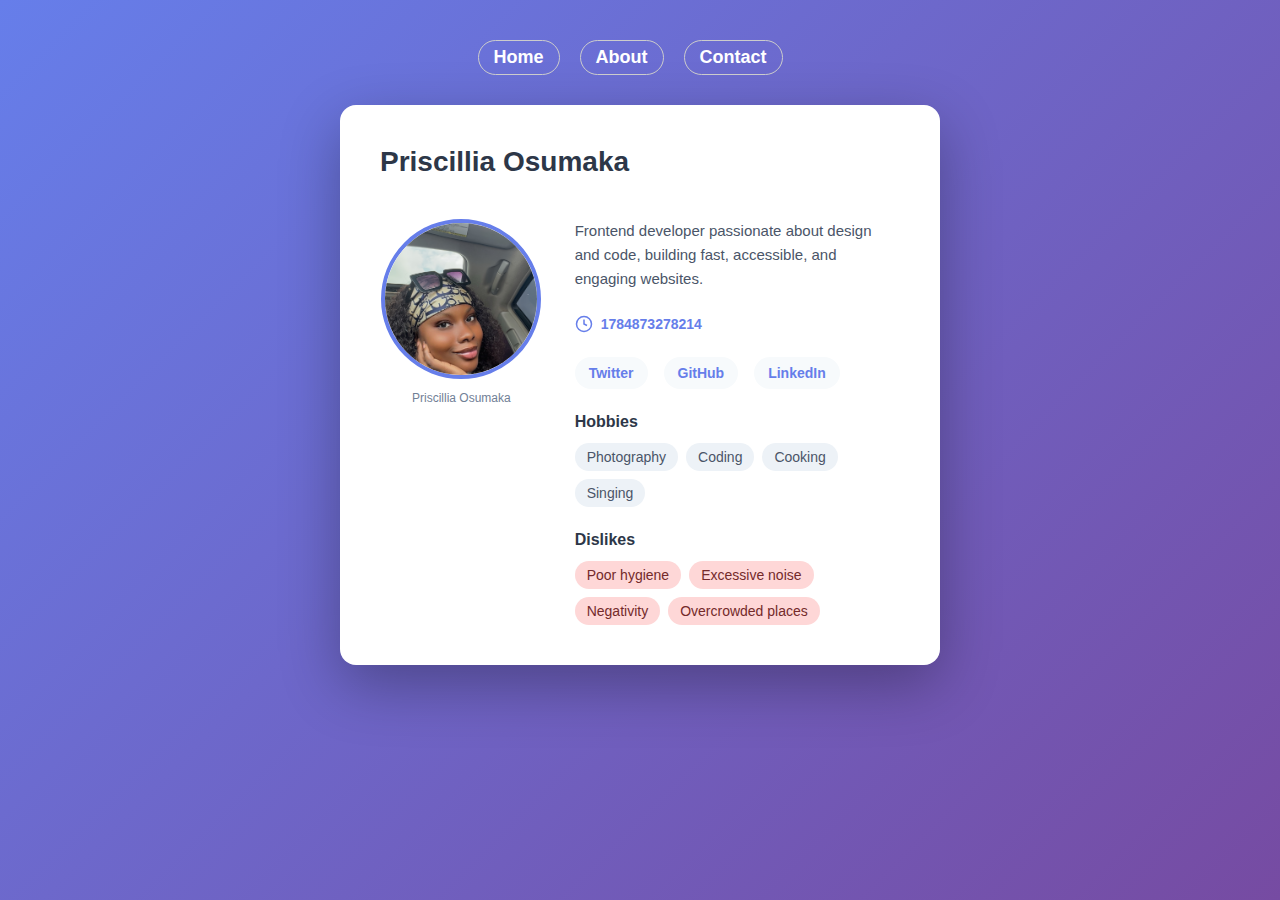
<file: index.html>
<!DOCTYPE html>
<html lang="en">
<head>
    <meta charset="UTF-8">
    <meta name="viewport" content="width=device-width, initial-scale=1.0">
    <title>Profile Card</title>
    <link rel="stylesheet" href="style.css">
</head>
<body>

    <nav class="nav-link">
        <a href="index.html" class="nav-btn">Home</a>
        <a href="about.html" class="nav-btn">About</a>
        <a href="contact.html" class="nav-btn">Contact</a>
    </nav>

    <article data-testid="test-profile-card" class="profile-section">
        <div class="card-container">
            <header>
                <h2 data-testid="test-user-name">Priscillia Osumaka</h2>
            </header>

            <figure data-testid="test-user-avatar">
                <img src="profilepic.JPEG" alt="Priscillia Osumaka">
                <figcaption>Priscillia Osumaka</figcaption>
            </figure>

            <div class="content-section">
                <p data-testid="test-user-bio">
                    Frontend developer passionate about design and code, building fast, accessible, and engaging websites.
                </p>

                <div class="time-display">
                    <svg viewBox="0 0 24 24" fill="none" stroke="currentColor" stroke-width="2">
                        <circle cx="12" cy="12" r="10"></circle>
                        <polyline points="12 6 12 12 16 14"></polyline>
                    </svg>
                    <span data-testid="test-user-time">Loading...</span>
                </div>

                <nav data-testid="test-user-social-links">
                
                    <a href="https://twitter.com/Official_Fejiro" target="_blank" rel="noopener noreferrer" data-testid="test-user-social-twitter" aria-label="Twitter">Twitter</a>
                    <a href="https://github.com/Fejiro-tech" target="_blank" rel="noopener noreferrer" data-testid="test-user-social-github" aria-label="GitHub">GitHub</a>
                    <a href="https://linkedin.com/in/priscilliaosumaka" target="_blank" rel="noopener noreferrer" data-testid="test-user-social-linkedin" aria-label="LinkedIn">LinkedIn</a>
                    
                </nav>

                <section data-testid="test-user-hobbies">
                    <h3>Hobbies</h3>
                    <ul>
                        <li>Photography</li>
                        <li>Coding</li>
                        <li>Cooking</li>
                        <li>Singing</li>
                    </ul>
                </section>

                <section data-testid="test-user-dislikes">
                    <h3>Dislikes</h3>
                    <ul>
                        <li>Poor hygiene</li>
                        <li>Excessive noise</li>
                        <li>Negativity</li>
                        <li>Overcrowded places</li>
                    </ul>
                </section>
            </div>
        </div>
    </article>
    

    <script src="script.js"></script>
</body>
</html>
</file>
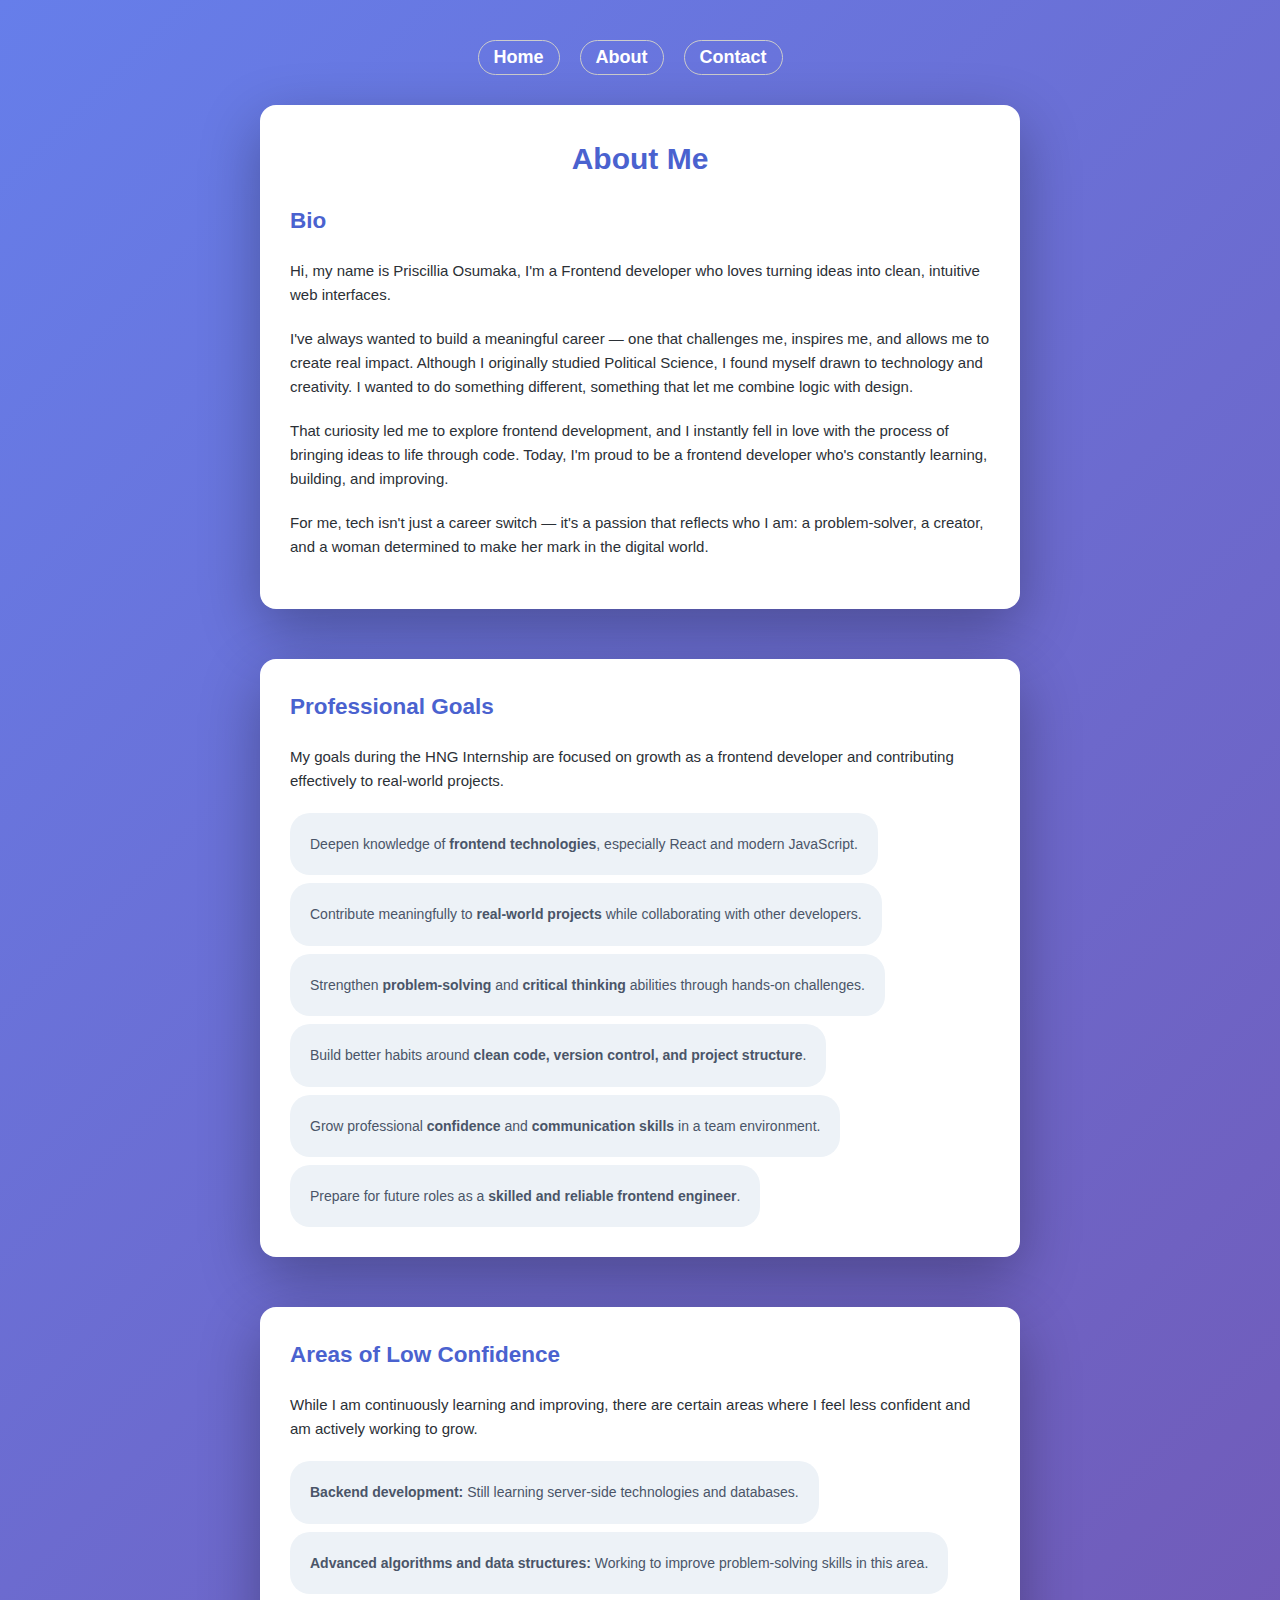
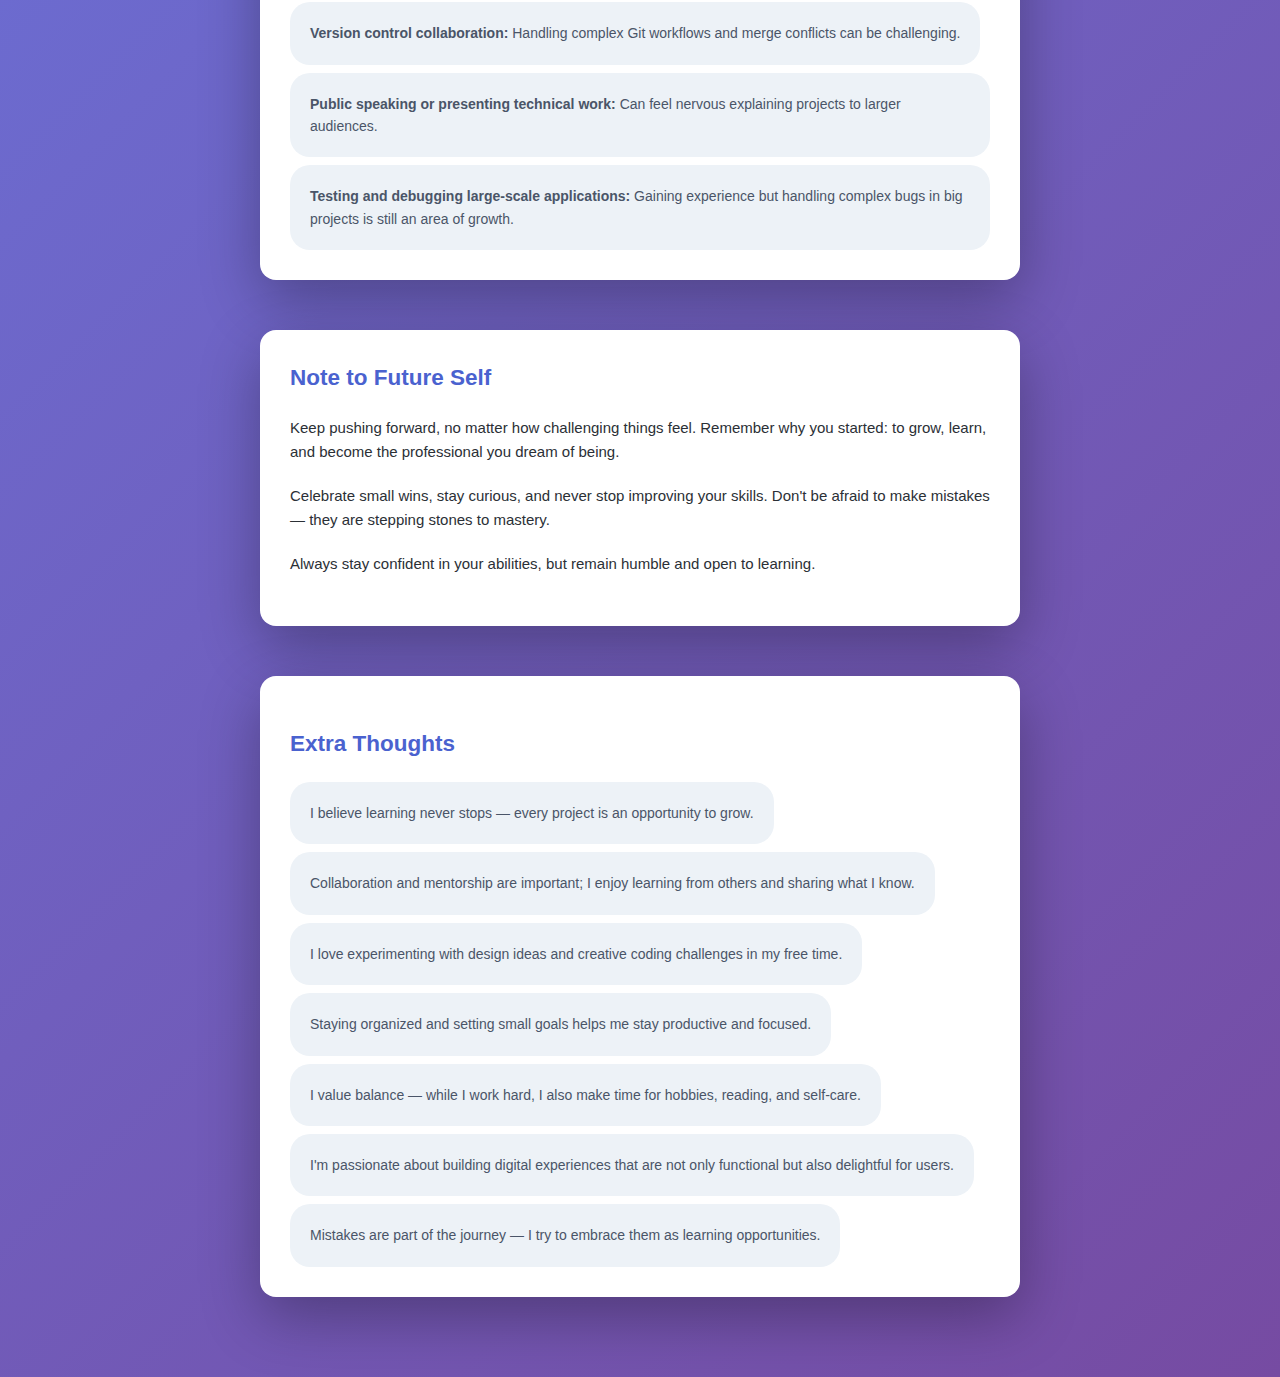
<file: about.html>
<!DOCTYPE html>
<html lang="en">
<head>
    <meta charset="UTF-8">
    <meta name="viewport" content="width=device-width, initial-scale=1.0">
    <title>About ME</title>
    <link rel="stylesheet" href="style.css">
</head>
<body>

  <nav class="nav-link ">
    <a href="index.html" class="nav-btn">Home</a>
    <a href="about.html" class="nav-btn">About</a>
    <a href="contact.html" class="nav-btn">Contact</a>
  </nav>

  <main data-testid="test-about-page">
    <section class="about-section" data-testid="test-about-bio">

      <header class="about-header">
        <h2>About Me</h2>
      </header>

      <h2>Bio</h2>
      <p>
        Hi, my name is Priscillia Osumaka, I'm a Frontend developer who loves turning ideas into clean, intuitive web interfaces.
      </p>

      <p>
        I've always wanted to build a meaningful career — one that challenges me, inspires me, and allows me to create real impact. Although I originally studied Political Science, I found myself drawn to technology and creativity. I wanted to do something different, something that let me combine logic with design. 
      </p> 
      
      <p>
        That curiosity led me to explore frontend development, and I instantly fell in love with the process of bringing ideas to life through code. Today, I'm proud to be a frontend developer who's constantly learning, building, and improving.
      </p>
      
      <p>
        For me, tech isn't just a career switch — it's a passion that reflects who I am: a problem-solver, a creator, and a woman determined to make her mark in the digital world.
      </p>
    </section>

    <section class="goals" data-testid="test-about-goals">
      <h2>Professional Goals</h2>
      <p>
        My goals during the HNG Internship are focused on growth as a frontend developer and contributing effectively to real-world projects.
      </p>
    
      <ul>
        <li>Deepen knowledge of <strong>frontend technologies</strong>, especially React and modern JavaScript.</li>
        <li>Contribute meaningfully to <strong>real-world projects</strong> while collaborating with other developers.</li>
        <li>Strengthen <strong>problem-solving</strong> and <strong>critical thinking</strong> abilities through hands-on challenges.</li>
        <li>Build better habits around <strong>clean code, version control, and project structure</strong>.</li>
        <li>Grow professional <strong>confidence</strong> and <strong>communication skills</strong> in a team environment.</li>
        <li>Prepare for future roles as a <strong>skilled and reliable frontend engineer</strong>.</li>
      </ul>
    </section>

    <section class="low-confidence" data-testid="test-about-confidence">
      <h2>Areas of Low Confidence</h2>
  
      <p>
        While I am continuously learning and improving, there are certain areas where I feel less confident and am actively working to grow.
      </p>
    
      <ul>
        <li><strong>Backend development:</strong> Still learning server-side technologies and databases.</li>
        <li><strong>Advanced algorithms and data structures:</strong> Working to improve problem-solving skills in this area.</li>
        <li><strong>Version control collaboration:</strong> Handling complex Git workflows and merge conflicts can be challenging.</li>
        <li><strong>Public speaking or presenting technical work:</strong> Can feel nervous explaining projects to larger audiences.</li>
        <li><strong>Testing and debugging large-scale applications:</strong> Gaining experience but handling complex bugs in big projects is still an area of growth.</li>
      </ul>
    </section>

    <section class="note-to-self" data-testid="test-about-future-note">
      <h2 >Note to Future Self</h2>

      <p>
        Keep pushing forward, no matter how challenging things feel. Remember why you started: to grow, learn, and become the professional you dream of being.
      </p>
      
      <p>
        Celebrate small wins, stay curious, and never stop improving your skills. Don't be afraid to make mistakes — they are stepping stones to mastery.
      </p>
      
      <p>
        Always stay confident in your abilities, but remain humble and open to learning.
      </p>
    </section>

    <section class="extra-thoughts" data-testid="test-about-extra">
      <h2>Extra Thoughts</h2>
      
      <ul>
        <li>I believe learning never stops — every project is an opportunity to grow.</li>
        <li>Collaboration and mentorship are important; I enjoy learning from others and sharing what I know.</li>
        <li>I love experimenting with design ideas and creative coding challenges in my free time.</li>
        <li>Staying organized and setting small goals helps me stay productive and focused.</li>
        <li>I value balance — while I work hard, I also make time for hobbies, reading, and self-care.</li>
        <li>I'm passionate about building digital experiences that are not only functional but also delightful for users.</li>
        <li>Mistakes are part of the journey — I try to embrace them as learning opportunities.</li>
      </ul>
    </section>
        
  </main>

    
    
</body>
</html>
</file>
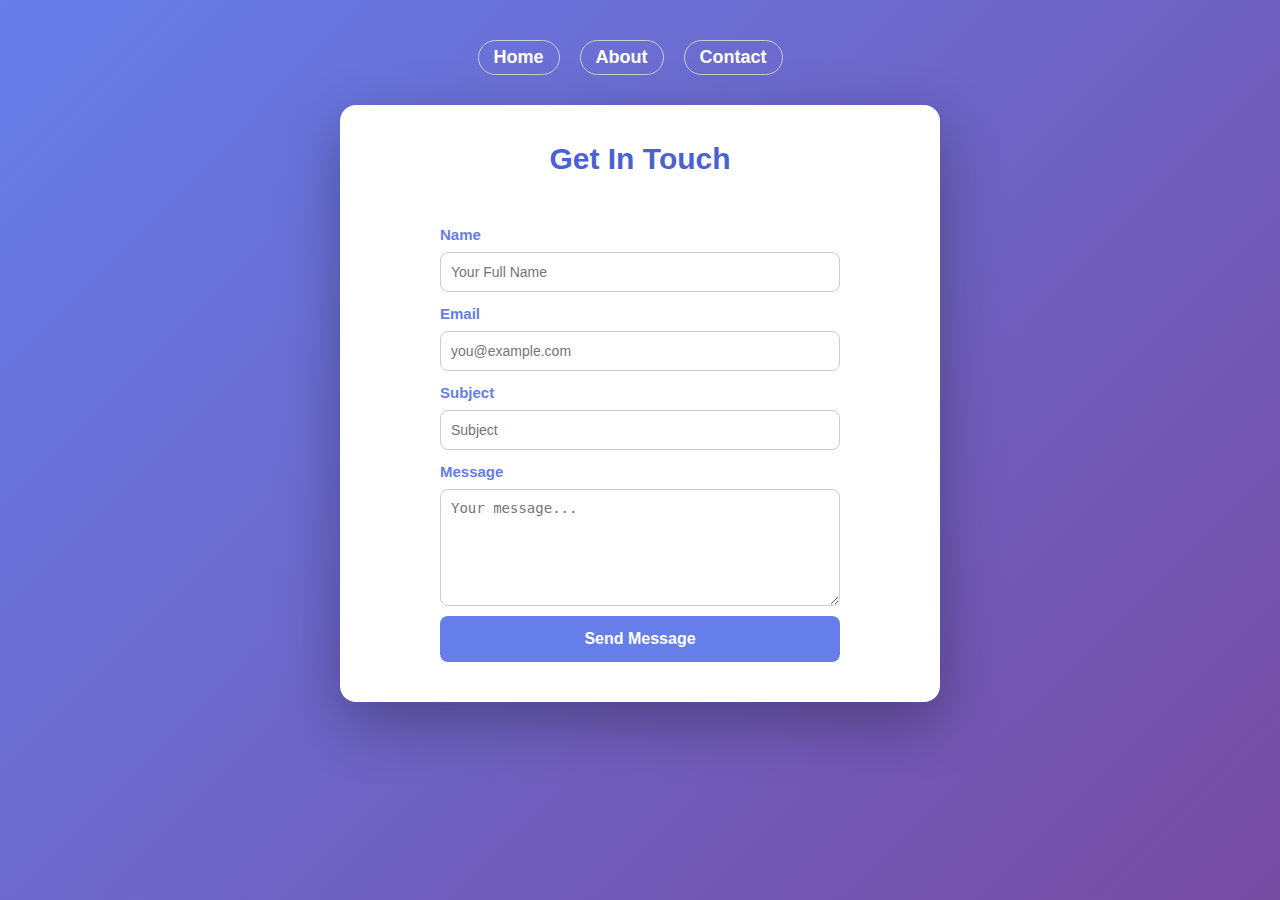
<file: contact.html>
<!DOCTYPE html>
<html lang="en">
<head>
    <meta charset="UTF-8">
    <meta name="viewport" content="width=device-width, initial-scale=1.0">
    <title>Contact Me!</title>
    <link rel="stylesheet" href="style.css">
</head>
<body>

    <nav class="nav-link">
        <a href="index.html" class="nav-btn">Home</a>
        <a href="about.html" class="nav-btn">About</a>
        <a href="contact.html" class="nav-btn">Contact</a>
    </nav>

    <section class="contact-section" aria-labelledby="contact-heading">
        <header class="contact-header">
            <h2 id="contact-heading">Get In Touch</h2>
        </header>

        <form class="contact-form" novalidate>
            <div class="form-group">
                <label for="fullName">Name</label>
                <input type="text" id="fullName" name="name" placeholder="Your Full Name" data-testid="test-contact-name" aria-describedby="name-error">
                <p id="name-error" data-testid="test-contact-error-name"></p>
            </div>

            <div class="form-group">
                <label for="email">Email</label>
                <input type="email" id="email" name="email" placeholder="you@example.com" data-testid="test-contact-email" aria-describedby="email-error">
                <p id="email-error" data-testid="test-contact-error-email"></p>
            </div>

            <div class="form-group">
                <label for="subject">Subject</label>
                <input type="text" id="subject" name="subject" placeholder="Subject" data-testid="test-contact-subject" aria-describedby="subject-error">
                <p id="subject-error" data-testid="test-contact-error-subject"></p>
            </div>

            <div class="form-group">
                <label for="message">Message</label>
                <textarea id="message" name="message" placeholder="Your message..." rows="5" data-testid="test-contact-message" aria-describedby="message-error"></textarea>
                <p id="message-error" data-testid="test-contact-error-message"></p>
            </div>

            <button type="submit" class="submit-btn" data-testid="test-contact-submit">Send Message</button>

            <div id="success-message" data-testid="test-contact-success">
                Thanks for your message! I'll get back to you soon.
            </div>
        </form>
    </section>

    <script src="script.js"></script>
</body>
</html>
</file>
<file: style.css>
* {
    margin: 0;
    padding: 0;
    box-sizing: border-box;
}

body {
    font-family:  'Segoe UI', sans-serif;
    background: linear-gradient(135deg, #667eea 0%, #764ba2 100%);
    min-height: 100vh;
    display: flex;
    flex-direction: column;
    align-items: center;
    justify-content: flex-start;
    padding: 40px;
    gap: 20px;
    
}

article[data-testid="test-profile-card"] {
    background: white;
    border-radius: 16px;
    box-shadow: 0 20px 60px rgba(0, 0, 0, 0.3);
    overflow: hidden;
    max-width: 600px;
    width: 100%;
    transition: transform 0.3s ease, box-shadow 0.3s ease;
}

article[data-testid="test-profile-card"]:hover {
    transform: translateY(-8px);
    box-shadow: 0 30px 80px rgba(0, 0, 0, 0.4);
}

.card-container {
    display: grid;
    grid-template-columns: 1fr 2fr;
    gap: 32px;
    padding: 40px;
    align-items: start;
}

@media (max-width: 600px) {
    .card-container {
        grid-template-columns: 1fr;
        gap: 24px;
        padding: 24px;
        text-align: center;
    }
}

header {
    grid-column: 1 / -1;
}

h2[data-testid="test-user-name"] {
    font-size: 28px;
    font-weight: 700;
    color: #2d3748;
    margin-bottom: 8px;
    word-wrap: break-word;
    line-height: 1.2;
}

figure[data-testid="test-user-avatar"] {
    display: flex;
    flex-direction: column;
    align-items: center;
    gap: 12px;
}

figure img {
    width: 160px;
    height: 160px;
    border-radius: 50%;
    object-fit: cover;
    border: 4px solid #667eea;
    transition: transform 0.3s ease;
}

figure img:hover {
    transform: scale(1.05);
}

figcaption {
    font-size: 12px;
    color: #718096;
    font-weight: 500;
}

.content-section {
    display: flex;
    flex-direction: column;
    gap: 24px;
}

@media (max-width: 600px) {
    .content-section {
        grid-column: 1 / -1;
    }
}

p[data-testid="test-user-bio"] {
    font-size: 15px;
    line-height: 1.6;
    color: #4a5568;
    word-wrap: break-word;
}

.time-display {
    display: flex;
    align-items: center;
    gap: 8px;
    font-size: 14px;
    color: #667eea;
    font-weight: 600;
}

.time-display svg {
    width: 18px;
    height: 18px;
}

nav[data-testid="test-user-social-links"] {
    display: flex;
    gap: 16px;
    flex-wrap: wrap;
}

@media (max-width: 600px) {
    nav[data-testid="test-user-social-links"] {
        justify-content: center;
    }
}

nav a {
    display: inline-flex;
    align-items: center;
    justify-content: center;
    padding: 6px 12px;
    border-radius: 20px;
    background: #f7fafc;
    color: #667eea;
    text-decoration: none;
    transition: all 0.3s ease;
    font-weight: 600;
    font-size: 14px;
    border: 2px solid transparent;
}

nav a:hover,
nav a:focus {
    background: #667eea;
    color: white;
    transform: scale(1.1);
}

nav a:focus {
    border-color: #764ba2;
    outline: none;
}

section[data-testid="test-user-hobbies"],
section[data-testid="test-user-dislikes"] {
    display: flex;
    flex-direction: column;
    gap: 12px;
}

section h3 {
    font-size: 16px;
    font-weight: 600;
    color: #2d3748;
}

ul {
    list-style: none;
    display: flex;
    flex-wrap: wrap;
    gap: 8px;
}

li {
    background: #edf2f7;
    padding: 6px 12px;
    border-radius: 20px;
    font-size: 14px;
    color: #4a5568;
    transition: all 0.3s ease;
}

section[data-testid="test-user-hobbies"] li:hover {
    background: #bee3f8;
    color: #2c5aa0;
}

section[data-testid="test-user-dislikes"] li {
    background: #fed7d7;
    color: #742a2a;
}

section[data-testid="test-user-dislikes"] li:hover {
    background: #fc8181;
    color: #550000;
}

main[data-testid="test-about-page"] {
    display: flex;
    flex-direction: column;
    gap: 50px;
    max-width: 800px;
    width: 100%;
    font-family: 'Segoe UI', sans-serif;
    align-items: center;
    margin-top: 0; 
    padding: 0 20px 40px; 
}

@media (max-width: 500px) {
    main[data-testid="test-about-page"] {
        padding: 0 10px 30px;
    }
}

.about-section, 
.goals, 
.low-confidence,
.note-to-self,
.extra-thoughts, 
.contact-section  {
    background: white;
    border-radius: 16px;
    box-shadow: 0 20px 60px rgba(0, 0, 0, 0.3);
    overflow: hidden;
    transition: transform 0.3s ease, box-shadow 0.3s ease;
    padding: 30px;
    font-size: 15px;
    line-height: 1.6;
    color: #2b3036;
    word-wrap: break-word;
    width: 100%;
    margin: 0 auto;
}

@media (max-width: 500px) {
    .about-section, 
    .goals, 
    .low-confidence,
    .note-to-self,
    .extra-thoughts, 
    .contact-section {
        padding: 20px;
    }
}

.about-header,
.contact-header {
    text-align: center;
    font-size: 20px;
    margin-bottom: 20px;
}

section[data-testid="test-about-goals"] li,
section[data-testid="test-about-confidence"] li,
section[data-testid="test-about-extra"] li {
    padding: 20px;
}

section[data-testid="test-about-bio"] p,
section[data-testid="test-about-goals"] p,
section[data-testid="test-about-confidence"] p,
section[data-testid="test-about-future-note"] p,
section[data-testid="test-about-extra"] h2 {
    margin: 20px 0;

}

.contact-section {
    display: flex;
    flex-direction: column;
    align-items: center;
    justify-content: center;
    max-width: 600px;

}

.contact-section h2, 
.about-section h2, 
.goals h2, 
.low-confidence h2,
.note-to-self h2,
.extra-thoughts h2 {
    color: #4a62cf;
}

.contact-form {
    width: 90%;
    max-width: 400px;
    padding: 10px 0;
    
}

@media (max-width: 764px) {
    .contact-form {
    max-width: 300px;
    }

    .contact-section {
        max-width: 400px;
    }

    .nav-btn {
        margin-right: 10px;
    }


}

.form-group {
    display: flex;
    flex-direction: column;
    align-items: flex-start;
    margin: 10px 0;
}

.form-group label {
  font-weight: 600;
  margin-bottom: 5px;
  color: #667eea; 
}

.form-group input,
.form-group textarea {
  padding: 10px;
  border-radius: 8px;
  border: 1px solid #ccc;
  font-size: 1rem;
  transition: border 0.3s, box-shadow 0.3s;
  width: 100%;
}

::placeholder{
    font-size: 14px;
}

form button {
    border: none;
    outline: none;
    padding: 15px 20px;
    background: #667eea;
    color: white;
    border-radius: 30px;
}

.form-group input:focus,
.form-group textarea:focus {
    outline: none; 
    border-color: #ffa500; 
    box-shadow: 0 0 6px rgba(255, 165, 0, 0.5); 
}

.nav-link {
  display: flex;
  justify-content: center;
  align-items: center;
  margin-bottom: 10px;
  width: 100%;
  
}

.nav-btn {
    margin-right: 20px;
    font-weight: 600;
    background: none;
    color: #fff;
    background: transparent;
    text-decoration: none;
    transition: all 0.3s ease;
    font-weight: 600;
    font-size: 18px;
    border: 1px solid #ccc;
    padding: 6px 15px;
    
}

.nav-btn:hover {
    border: 1px solid #4a62cf;

}

.nav-btn:focus {
    border: 0;
    outline: none;
}

.submit-btn {
    width: 100%;
    padding: 14px;
    background: #667eea;
    color: white;
    border: none;
    border-radius: 8px;
    font-size: 16px;
    font-weight: 600;
    cursor: pointer;
    transition: all 0.3s ease;
    position: relative;
    overflow: hidden;
}

.submit-btn:hover {
    background: #764ba2;
    transform: translateY(-2px);
    box-shadow: 0 10px 20px rgba(102, 126, 234, 0.4);
    outline: none;
}

.submit-btn:focus {
  background: #653991;
}

div[data-testid="test-contact-success"] {
    color: green;
    font-size: 14px;
    font-weight: 600;
    text-align: center;
    margin: 10px 0;
    display: none;
}

#name-error, 
#email-error, 
#subject-error, 
#message-error  {
  color: red;
  font-size: 14px;
}

.input-error {
  border-color: #ff4d4f !important;
  box-shadow: 0 0 5px rgba(255, 77, 79, 0.5);
}

.input-error:focus {
    border-color: #ff4d4f; 
    box-shadow: 0 0 6px rgba(255, 77, 79, 0.5);
    outline: none;
}

#success-message {
    display: none;
}
</file>
